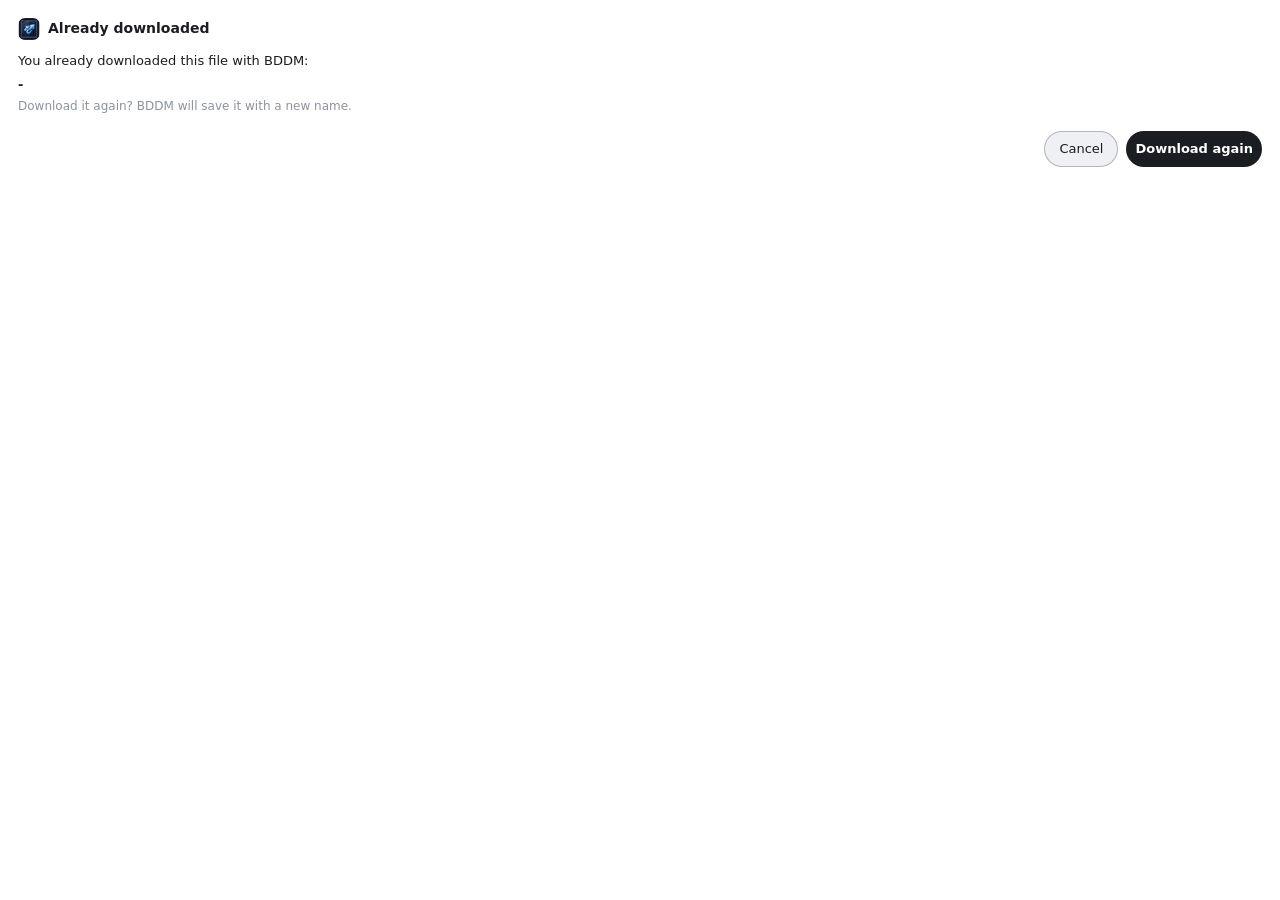
<file: extension/dup.html>
<!DOCTYPE html>
<html lang="en">
<head>
<meta charset="utf-8">
<title>BDDM - Already downloaded</title>
<link rel="stylesheet" href="popup.css">
<style>
  body { width:auto; padding:18px; }
  h3 { margin:0 0 8px; font-size:15px; }
  .name { font-weight:600; word-break:break-all; margin:6px 0 4px; }
  .buttons { display:flex; justify-content:flex-end; gap:8px; margin-top:16px; }
  .buttons button.primary { width:auto; margin:0; }
  .err { color:#fca5a5; font-size:12px; margin-top:8px; }
</style>
</head>
<body>
  <header><img src="icons/icon32.png" alt=""><span class="title">Already downloaded</span></header>
  <div>You already downloaded this file with BDDM:</div>
  <div class="name" id="name">-</div>
  <div class="hint">Download it again? BDDM will save it with a new name.</div>
  <div class="err" id="err"></div>
  <div class="buttons">
    <button id="cancel">Cancel</button>
    <button id="again" class="primary">Download again</button>
  </div>
  <script src="compat.js"></script>
  <script src="dup.js"></script>
</body>
</html>
</file>
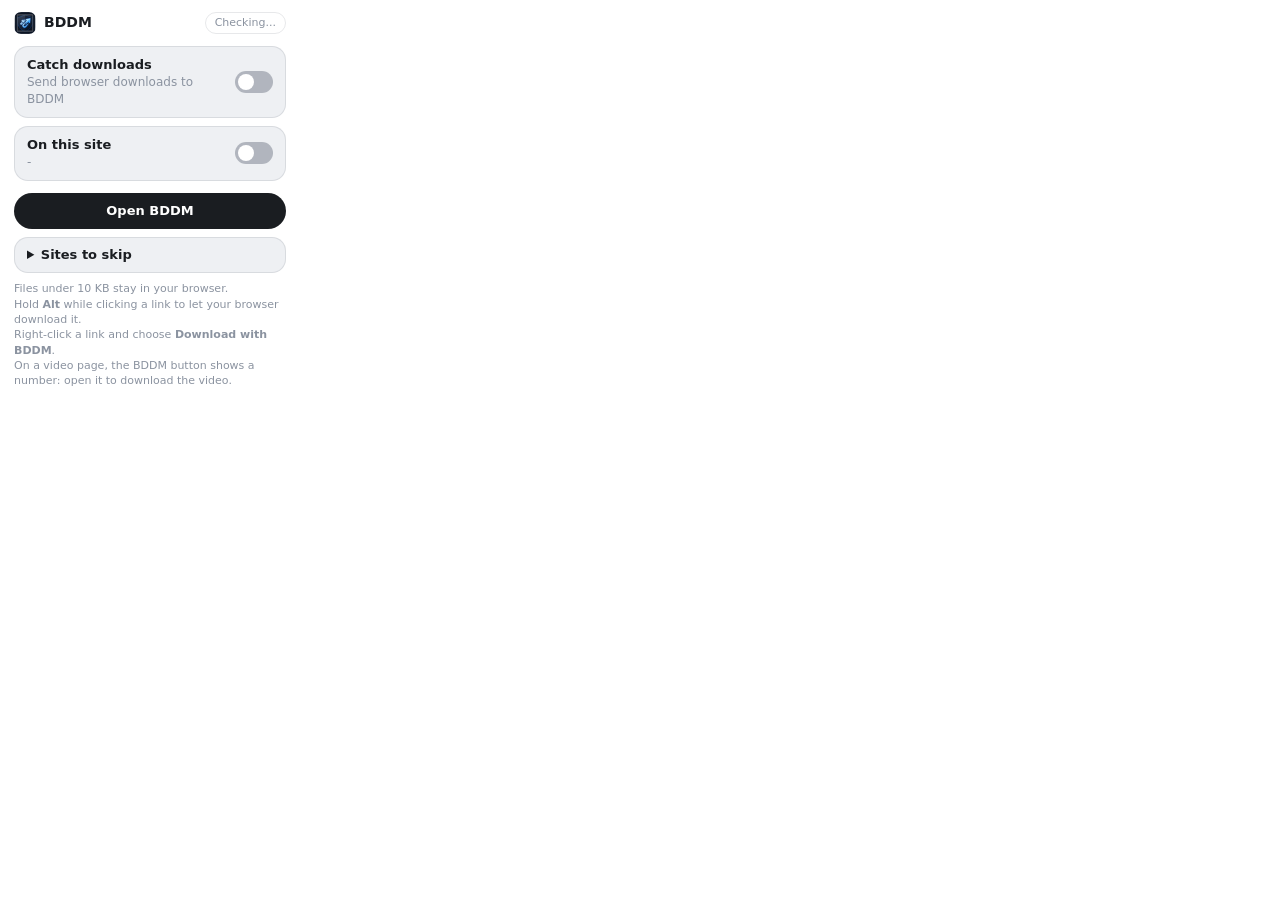
<file: extension/popup.html>
<!DOCTYPE html>
<html lang="en">
<head>
<meta charset="utf-8">
<title>BDDM</title>
<link rel="stylesheet" href="popup.css">
</head>
<body>
  <header>
    <img src="icons/icon32.png" alt="">
    <span class="title">BDDM</span>
    <span id="status" class="status checking">Checking...</span>
  </header>

  <section id="videos" hidden>
    <div class="vhead"><span class="label">Videos on this page</span> <span id="videoCount" class="hint"></span></div>
    <ul id="videoList"></ul>
    <div id="videoMsg" class="help" hidden></div>
  </section>

  <div class="row">
    <div>
      <div class="label">Catch downloads</div>
      <div class="hint">Send browser downloads to BDDM</div>
    </div>
    <label class="switch"><input type="checkbox" id="enabled"><span></span></label>
  </div>

  <div class="row" id="siteRow">
    <div>
      <div class="label">On this site</div>
      <div class="hint" id="siteName">-</div>
    </div>
    <label class="switch"><input type="checkbox" id="siteOn"><span></span></label>
  </div>

  <div id="permRow" class="help" hidden>
    BDDM needs permission to read download links and cookies on websites.
    <button id="grant" class="small">Allow access</button>
  </div>
  <button id="open" class="primary">Open BDDM</button>
  <div id="offlineHelp" class="help" hidden>
    BDDM is not running. Open BDDM from the Start menu or the desktop shortcut.
    Until then, your browser downloads files itself.
  </div>

  <details>
    <summary>Sites to skip</summary>
    <div class="hint">One site per line, for example <i>example.com</i>. Downloads from these sites stay in your browser.</div>
    <textarea id="excluded" rows="5" spellcheck="false"></textarea>
    <button id="save" class="small">Save</button> <span id="saved" class="hint"></span>
  </details>

  <div class="tips">
    Files under 10 KB stay in your browser.<br>
    Hold <b>Alt</b> while clicking a link to let your browser download it.<br>
    Right-click a link and choose <b>Download with BDDM</b>.<br>
    On a video page, the BDDM button shows a number: open it to download the video.
  </div>
  <script src="compat.js"></script>
  <script src="popup.js"></script>
</body>
</html>
</file>
<file: extension/popup.css>
/* BDDM browser extension popup (Chromium first; also used in Firefox).
   Light/dark follows the OS (Windows) color scheme. */
:root {
  color-scheme: light;
  --page: #e6e9ee; --surface: #ffffff; --neutral: #eef0f3;
  --text: #1a1d21; --text2: #5b6370; --muted: #8b93a0;
  --border: rgba(20,30,50,.10); --border-strong: rgba(20,30,50,.28);
  --accent: #2f6fed; --on-accent: #fff; --bg-accent: #e6eefd; --text-accent: #1f55c4;
  --success: #1f9d62; --bg-success: #e3f5ec; --text-success: #167a4c;
  --danger: #c0392b; --bg-danger: #fdecea; --text-danger: #c0392b;
  --primary: #1a1d21; --on-primary: #ffffff;
  --warn-fg: #b45a12; --warn-bg: #fdeede;
  --violet: #5b43c7;
  --font: "Segoe UI", Inter, system-ui, sans-serif;
}
@media (prefers-color-scheme: dark) {
  :root {
    color-scheme: dark;
    --page: #14161a; --surface: #1f2228; --neutral: #2a2e36;
    --text: #eef0f3; --text2: #a3abb8; --muted: #78808d;
    --border: rgba(255,255,255,.10); --border-strong: rgba(255,255,255,.30);
    --accent: #5b8ff5; --bg-accent: #22345c; --text-accent: #9bbaf9;
    --success: #3cc185; --bg-success: #1d3a2d; --text-success: #6fd9a5;
    --danger: #ef7b6e; --bg-danger: #3a2220; --text-danger: #ef7b6e;
    --primary: #eef0f3; --on-primary: #14161a;
    --warn-fg: #f0b47a; --warn-bg: #4a3220;
    --violet: #b3a5f5;
  }
}
* { box-sizing: border-box; }
body {
  margin: 0; width: 300px; padding: 12px 14px 14px;
  background: var(--surface); color: var(--text);
  font: 13px/1.4 var(--font);
}
header { display: flex; align-items: center; gap: 8px; margin-bottom: 12px; }
header img { width: 22px; height: 22px; border-radius: 7px; }
.title { font-weight: 600; font-size: 14px; flex: 1; }
.status { font-size: 11px; padding: 2px 9px; border-radius: 99px; border: 1px solid var(--border); color: var(--muted); }
.status.on { color: var(--text-success); border-color: var(--bg-success); background: var(--bg-success); }
.status.off { color: var(--text-danger); border-color: var(--bg-danger); background: var(--bg-danger); }
.row {
  display: flex; align-items: center; justify-content: space-between; gap: 10px;
  background: var(--neutral); border: 1px solid var(--border); border-radius: 14px;
  padding: 9px 12px; margin-bottom: 8px;
}
.label { font-weight: 600; }
.hint { color: var(--muted); font-size: 12px; }
#siteName { word-break: break-all; }
button {
  font: inherit; color: var(--text); background: var(--neutral);
  border: 1px solid var(--border-strong); border-radius: 999px; padding: 7px 14px; cursor: pointer;
}
button:hover { filter: brightness(1.05); }
button.primary {
  width: 100%; background: var(--primary); border-color: transparent;
  color: var(--on-primary); font-weight: 600; margin: 4px 0 8px; padding: 8px;
}
button.small { padding: 4px 12px; margin-top: 6px; }
.help { color: var(--warn-fg); font-size: 12px; margin-bottom: 8px; }
details { background: var(--neutral); border: 1px solid var(--border); border-radius: 14px; padding: 8px 12px; margin-bottom: 8px; }
summary { cursor: pointer; font-weight: 600; }
textarea {
  width: 100%; margin-top: 6px; font: 12px Consolas, monospace; color: var(--text);
  background: var(--surface); border: 1px solid var(--border); border-radius: 12px; padding: 6px; resize: vertical;
}
.tips { color: var(--muted); font-size: 11px; }
.switch { position: relative; width: 38px; height: 22px; flex: none; }
.switch input { opacity: 0; width: 0; height: 0; }
.switch span { position: absolute; inset: 0; background: var(--border-strong); border-radius: 99px; transition: .2s; cursor: pointer; }
.switch span::before { content: ""; position: absolute; width: 16px; height: 16px; left: 3px; top: 3px; background: var(--surface); border-radius: 50%; transition: .2s; }
.switch input:checked + span { background: var(--accent); }
.switch input:checked + span::before { transform: translateX(16px); }
.switch input:disabled + span { opacity: .4; cursor: default; }
#videos { background: var(--neutral); border: 1px solid var(--border); border-radius: 14px; padding: 10px 12px; margin-bottom: 8px; }
.vhead { display: flex; justify-content: space-between; align-items: baseline; margin-bottom: 6px; }
.vhead .label { color: var(--violet); }
#videoList { list-style: none; margin: 0; padding: 0; max-height: 260px; overflow-y: auto; scrollbar-width: thin; }
#videoList li { padding: 8px 0; border-top: 1px solid var(--border); }
#videoList li:first-child { border-top: 0; padding-top: 2px; }
.vtitle { font-weight: 600; overflow: hidden; text-overflow: ellipsis; display: -webkit-box; -webkit-line-clamp: 2; -webkit-box-orient: vertical; word-break: break-word; }
.vtext .hint { overflow: hidden; text-overflow: ellipsis; white-space: nowrap; }
#videoList button.small.primary { width: 100%; margin: 6px 0 0; padding: 6px 12px; font-size: 12px; }
.help.ok { color: var(--text-success); }
#videoMsg { margin: 8px 0 0; }
.chip { display: inline-flex; align-items: center; padding: 5px 11px; border-radius: 999px; font-size: 12px; background: var(--surface); color: var(--text2); margin: 0 4px 4px 0; }
</file>
